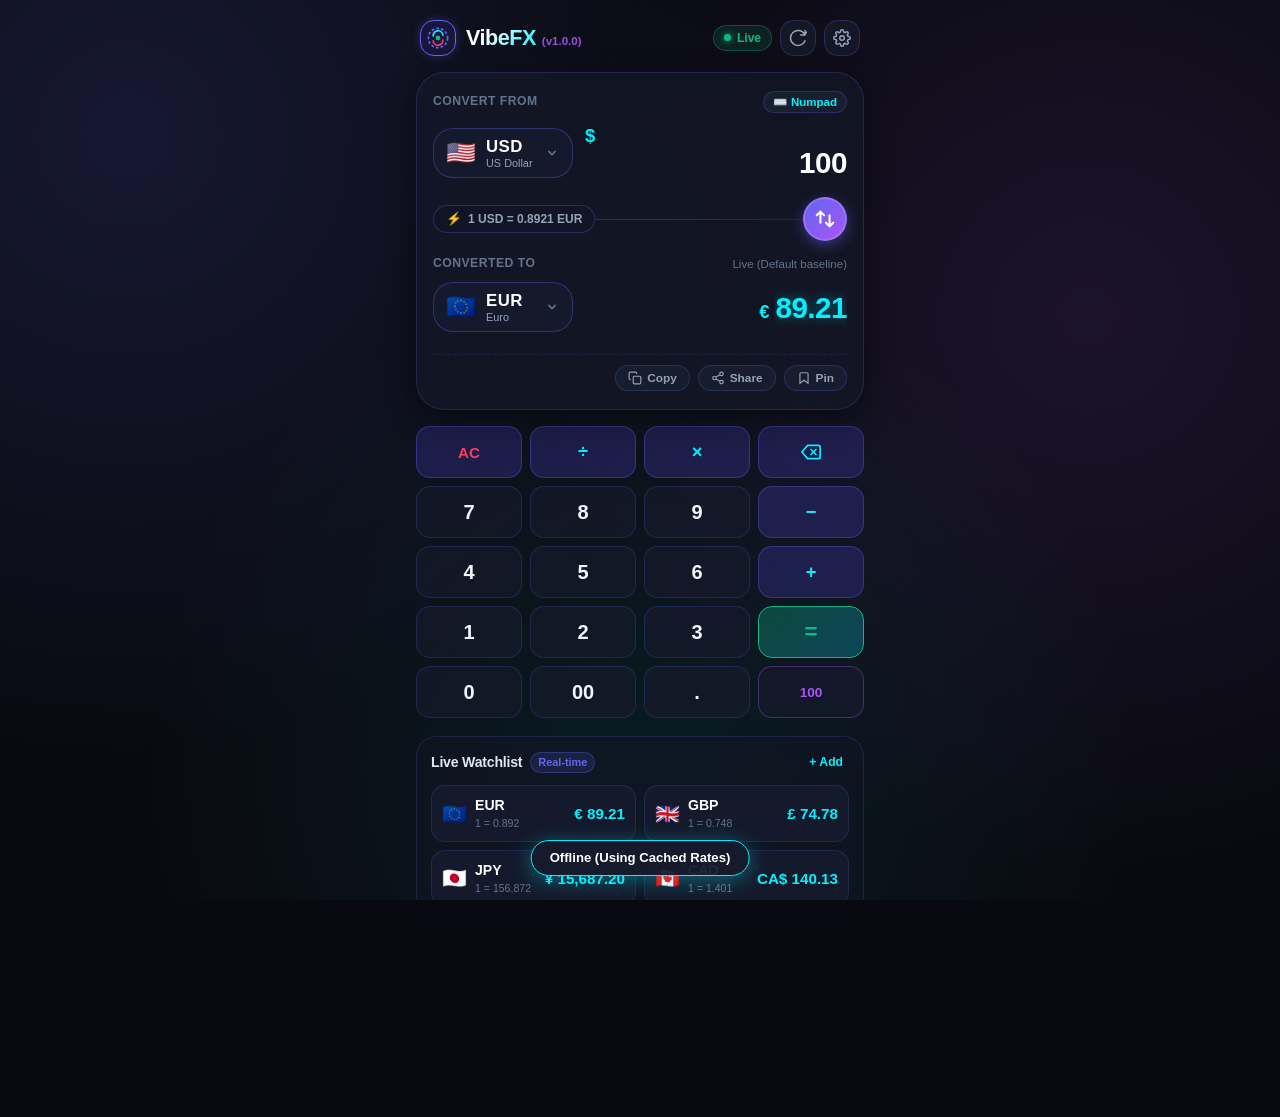
<file: index.html>
<!DOCTYPE html>
<html lang="en">
<head>
  <meta charset="UTF-8">
  <title>VibeFX Currency Converter (v1.0.0)</title>
  
  <!-- Mobile & PWA Viewport Configuration for Chrome Android -->
  <meta name="viewport" content="width=device-width, initial-scale=1.0, maximum-scale=1.0, user-scalable=no, viewport-fit=cover">
  <meta name="mobile-web-app-capable" content="yes">
  <meta name="apple-mobile-web-app-capable" content="yes">
  <meta name="apple-mobile-web-app-status-bar-style" content="black-translucent">
  <meta name="theme-color" content="#0c0e17">
  <meta name="application-name" content="VibeFX">
  <meta name="description" content="Mobile-first neon currency converter tailored for Chrome on Android with offline rates, haptics, and instant calculation.">
  
  <!-- Manifest & Icons -->
  <link rel="manifest" href="manifest.webmanifest">
  <link rel="icon" type="image/png" sizes="64x64" href="favicon.png">
  <link rel="icon" type="image/svg+xml" href="icon.svg">
  <link rel="apple-touch-icon" href="icon-192.png">
  
  <!-- Styles -->
  <link rel="stylesheet" href="styles.css">
</head>
<body>
  <div id="app" class="app-container">
    <!-- Top Mobile Header -->
    <header class="app-header">
      <div class="header-branding">
        <div class="logo-mark">
          <svg viewBox="0 0 32 32" width="22" height="22">
            <circle cx="16" cy="16" r="14" fill="none" stroke="#6366f1" stroke-width="2.5" stroke-dasharray="4 3"/>
            <path d="M9 13 A7 7 0 0 1 23 12" fill="none" stroke="#00f2fe" stroke-width="2.5" stroke-linecap="round"/>
            <path d="M23 19 A7 7 0 0 1 9 20" fill="none" stroke="#f43f5e" stroke-width="2.5" stroke-linecap="round"/>
            <circle cx="16" cy="16" r="3.5" fill="#10b981"/>
          </svg>
        </div>
        <div class="title-wrap">
          <h1 class="brand-title">VibeFX</h1>
          <span class="version-tag">(v1.0.0)</span>
        </div>
      </div>

      <div class="header-actions">
        <!-- Live / Offline Status Pill -->
        <div id="connection-pill" class="status-pill online" title="Status">
          <span class="status-dot"></span>
          <span id="connection-text" class="status-text">Live</span>
        </div>

        <!-- Refresh Rates Button -->
        <button id="btn-refresh" class="icon-btn" aria-label="Refresh exchange rates" title="Refresh rates">
          <svg id="refresh-icon" viewBox="0 0 24 24" width="18" height="18" fill="none" stroke="currentColor" stroke-width="2" stroke-linecap="round" stroke-linejoin="round">
            <path d="M21.5 2v6h-6M21.34 15.57a10 10 0 1 1-.57-8.38l5.67-5.67"/>
          </svg>
        </button>

        <!-- Settings Button -->
        <button id="btn-open-settings" class="icon-btn" aria-label="Settings" title="Settings">
          <svg viewBox="0 0 24 24" width="18" height="18" fill="none" stroke="currentColor" stroke-width="2" stroke-linecap="round" stroke-linejoin="round">
            <circle cx="12" cy="12" r="3"></circle>
            <path d="M19.4 15a1.65 1.65 0 0 0 .33 1.82l.06.06a2 2 0 1 1-2.83 2.83l-.06-.06a1.65 1.65 0 0 0-1.82-.33 1.65 1.65 0 0 0-1 1.51V21a2 2 0 1 1-4 0v-.09A1.65 1.65 0 0 0 9 19.4a1.65 1.65 0 0 0-1.82.33l-.06.06a2 2 0 1 1-2.83-2.83l.06-.06a1.65 1.65 0 0 0 .33-1.82 1.65 1.65 0 0 0-1.51-1H3a2 2 0 1 1 0-4h.09A1.65 1.65 0 0 0 4.6 9a1.65 1.65 0 0 0-.33-1.82l-.06-.06a2 2 0 1 1 2.83-2.83l.06.06a1.65 1.65 0 0 0 1.82.33H9a1.65 1.65 0 0 0 1-1.51V3a2 2 0 1 1 4 0v.09a1.65 1.65 0 0 0 1 1.51 1.65 1.65 0 0 0 1.82-.33l.06-.06a2 2 0 1 1 2.83 2.83l-.06.06a1.65 1.65 0 0 0-.33 1.82V9a1.65 1.65 0 0 0 1.51 1H21a2 2 0 1 1 0 4h-.09a1.65 1.65 0 0 0-1.51 1z"></path>
          </svg>
        </button>
      </div>
    </header>

    <!-- Chrome Android PWA Install Banner (auto triggers on beforeinstallprompt) -->
    <div id="pwa-install-banner" class="install-banner hidden">
      <div class="banner-icon">📲</div>
      <div class="banner-body">
        <div class="banner-title">Install on Android</div>
        <div class="banner-desc">Add VibeFX to Home Screen for fast offline conversion!</div>
      </div>
      <button id="btn-install-pwa" class="btn-install">Install</button>
      <button id="btn-dismiss-install" class="btn-dismiss-banner" aria-label="Dismiss banner">✕</button>
    </div>

    <!-- Main Converter Scroll Area -->
    <main class="main-content">
      <!-- Primary Conversion Glass Card -->
      <section class="converter-card" aria-label="Currency Converter">
        <!-- FROM CURRENCY ROW -->
        <div class="currency-row source-row" id="row-from">
          <div class="row-header">
            <span class="row-label">Convert From</span>
            <div class="input-mode-toggle" id="mode-toggle-wrap">
              <button id="btn-toggle-keyboard" class="mode-pill active" title="Toggle between on-screen numpad and Android keyboard">
                <span id="keypad-mode-icon">⌨️</span>
                <span id="keypad-mode-label">Numpad</span>
              </button>
            </div>
          </div>

          <div class="currency-row-body">
            <!-- Currency Selector Trigger Button -->
            <button id="btn-select-from" class="currency-selector-btn" aria-haspopup="dialog" aria-label="Select source currency">
              <span id="from-flag" class="flag-icon">🇺🇸</span>
              <div class="code-wrap">
                <span id="from-code" class="currency-code">USD</span>
                <span id="from-name" class="currency-subname">US Dollar</span>
              </div>
              <svg class="chevron-down" viewBox="0 0 20 20" width="16" height="16" fill="currentColor">
                <path fill-rule="evenodd" d="M5.293 7.293a1 1 0 011.414 0L10 10.586l3.293-3.293a1 1 0 111.414 1.414l-4 4a1 1 0 01-1.414 0l-4-4a1 1 0 010-1.414z" clip-rule="evenodd" />
              </svg>
            </button>

            <!-- Amount Input Display / Native Input -->
            <div class="amount-input-box">
              <span id="from-symbol" class="currency-symbol">$</span>
              <input 
                id="amount-native-input" 
                type="text" 
                inputmode="decimal" 
                pattern="[0-9]*[.,]?[0-9]*" 
                class="native-input hidden" 
                placeholder="0.00"
                value="100"
                autocomplete="off"
              >
              <div id="amount-keypad-display" class="keypad-display">
                <div id="math-expression-tape" class="expression-tape"></div>
                <div id="display-number" class="display-number">100</div>
              </div>
            </div>
          </div>
        </div>

        <!-- SWAP & RATE DIVIDER ROW -->
        <div class="exchange-divider">
          <div class="rate-indicator-pill" id="rate-toggle" title="Click to invert rate view">
            <span class="rate-dot">⚡</span>
            <span id="rate-ratio-text">1 USD = 0.9245 EUR</span>
          </div>

          <button id="btn-swap-currencies" class="swap-fab" aria-label="Swap source and target currencies" title="Swap currencies">
            <svg id="swap-icon" viewBox="0 0 24 24" width="22" height="22" fill="none" stroke="currentColor" stroke-width="2.3" stroke-linecap="round" stroke-linejoin="round">
              <path d="M7 16V4m0 0L3 8m4-4l4 4m6 0v12m0 0l4-4m-4 4l-4-4"/>
            </svg>
          </button>
        </div>

        <!-- TO CURRENCY ROW -->
        <div class="currency-row target-row" id="row-to">
          <div class="row-header">
            <span class="row-label">Converted To</span>
            <span id="last-updated-hint" class="rate-timestamp">Live Rate</span>
          </div>

          <div class="currency-row-body">
            <!-- Currency Selector Trigger Button -->
            <button id="btn-select-to" class="currency-selector-btn" aria-haspopup="dialog" aria-label="Select target currency">
              <span id="to-flag" class="flag-icon">🇪🇺</span>
              <div class="code-wrap">
                <span id="to-code" class="currency-code">EUR</span>
                <span id="to-name" class="currency-subname">Euro</span>
              </div>
              <svg class="chevron-down" viewBox="0 0 20 20" width="16" height="16" fill="currentColor">
                <path fill-rule="evenodd" d="M5.293 7.293a1 1 0 011.414 0L10 10.586l3.293-3.293a1 1 0 111.414 1.414l-4 4a1 1 0 01-1.414 0l-4-4a1 1 0 010-1.414z" clip-rule="evenodd" />
              </svg>
            </button>

            <!-- Result Box -->
            <div class="result-display-box" id="result-box" title="Tap to copy result">
              <span id="to-symbol" class="currency-symbol">€</span>
              <div id="converted-result" class="result-number">92.45</div>
            </div>
          </div>

          <!-- Bottom Action Buttons for Target Row (Copy, Share, Save) -->
          <div class="conversion-actions-bar">
            <button id="btn-copy-result" class="action-chip" title="Copy result to clipboard">
              <svg viewBox="0 0 24 24" width="14" height="14" fill="none" stroke="currentColor" stroke-width="2">
                <rect x="9" y="9" width="13" height="13" rx="2" ry="2"></rect>
                <path d="M5 15H4a2 2 0 0 1-2-2V4a2 2 0 0 1 2-2h9a2 2 0 0 1 2 2v1"></path>
              </svg>
              <span>Copy</span>
            </button>

            <button id="btn-share-result" class="action-chip" title="Share via Android Share Sheet">
              <svg viewBox="0 0 24 24" width="14" height="14" fill="none" stroke="currentColor" stroke-width="2">
                <circle cx="18" cy="5" r="3"></circle>
                <circle cx="6" cy="12" r="3"></circle>
                <circle cx="18" cy="19" r="3"></circle>
                <line x1="8.59" y1="13.51" x2="15.42" y2="17.49"></line>
                <line x1="15.41" y1="6.51" x2="8.59" y2="10.49"></line>
              </svg>
              <span>Share</span>
            </button>

            <button id="btn-save-conversion" class="action-chip" title="Save to History Tape">
              <svg viewBox="0 0 24 24" width="14" height="14" fill="none" stroke="currentColor" stroke-width="2">
                <path d="M19 21l-7-5-7 5V5a2 2 0 0 1 2-2h10a2 2 0 0 1 2 2z"></path>
              </svg>
              <span>Pin</span>
            </button>
          </div>
        </div>
      </section>

      <!-- ON-SCREEN MOBILE TACTILE KEYPAD (Thumb-friendly with math calculations!) -->
      <section id="tactile-numpad-container" class="keypad-section">
        <div class="numpad-grid">
          <!-- Row 1 -->
          <button class="numpad-btn key-op" data-key="clear" aria-label="All Clear">AC</button>
          <button class="numpad-btn key-op" data-key="/" aria-label="Divide">÷</button>
          <button class="numpad-btn key-op" data-key="*" aria-label="Multiply">×</button>
          <button class="numpad-btn key-op key-backspace" data-key="backspace" aria-label="Backspace">
            <svg viewBox="0 0 24 24" width="20" height="20" fill="none" stroke="currentColor" stroke-width="2" stroke-linecap="round" stroke-linejoin="round">
              <path d="M21 4H8l-7 8 7 8h13a2 2 0 0 0 2-2V6a2 2 0 0 0-2-2z"></path>
              <line x1="18" y1="9" x2="12" y2="15"></line>
              <line x1="12" y1="9" x2="18" y2="15"></line>
            </svg>
          </button>

          <!-- Row 2 -->
          <button class="numpad-btn key-digit" data-key="7">7</button>
          <button class="numpad-btn key-digit" data-key="8">8</button>
          <button class="numpad-btn key-digit" data-key="9">9</button>
          <button class="numpad-btn key-op" data-key="-" aria-label="Subtract">−</button>

          <!-- Row 3 -->
          <button class="numpad-btn key-digit" data-key="4">4</button>
          <button class="numpad-btn key-digit" data-key="5">5</button>
          <button class="numpad-btn key-digit" data-key="6">6</button>
          <button class="numpad-btn key-op" data-key="+" aria-label="Add">+</button>

          <!-- Row 4 -->
          <button class="numpad-btn key-digit" data-key="1">1</button>
          <button class="numpad-btn key-digit" data-key="2">2</button>
          <button class="numpad-btn key-digit" data-key="3">3</button>
          <button class="numpad-btn key-op key-equals" data-key="=" aria-label="Calculate">=</button>

          <!-- Row 5 -->
          <button class="numpad-btn key-digit key-zero" data-key="0">0</button>
          <button class="numpad-btn key-digit" data-key="00">00</button>
          <button class="numpad-btn key-digit" data-key=".">.</button>
          <button class="numpad-btn key-action" data-key="quick-max" id="btn-quick-100" title="Quick 100">100</button>
        </div>
      </section>

      <!-- MULTI-CURRENCY WATCHLIST / PORTFOLIO -->
      <section class="section-card watchlist-section">
        <div class="section-header">
          <div class="section-title-wrap">
            <h2 class="section-title">Live Watchlist</h2>
            <span class="section-badge">Real-time</span>
          </div>
          <button id="btn-edit-watchlist" class="btn-text-action" aria-label="Customize Watchlist">+ Add</button>
        </div>

        <div id="watchlist-grid" class="watchlist-grid">
          <!-- Dynamically populated via JS -->
        </div>
      </section>

      <!-- RECENT CONVERSIONS / HISTORY TAPE -->
      <section class="section-card history-section">
        <div class="section-header">
          <div class="section-title-wrap">
            <h2 class="section-title">Recent History</h2>
            <span id="history-count" class="section-badge">0</span>
          </div>
          <button id="btn-clear-history" class="btn-text-action danger" aria-label="Clear history">Clear</button>
        </div>

        <div id="history-list" class="history-list">
          <div class="empty-state-card">
            <span>No saved conversions yet. Tap the pin or convert to track your exchanges.</span>
          </div>
        </div>
      </section>
    </main>

    <!-- CURRENCY SELECTION MODAL (Bottom Sheet / Fullscreen Drawer) -->
    <div id="currency-modal" class="modal-overlay hidden" role="dialog" aria-modal="true" aria-labelledby="modal-title">
      <div class="modal-sheet">
        <div class="sheet-drag-handle"></div>

        <div class="modal-header">
          <h2 id="modal-title" class="modal-title">Select Currency</h2>
          <button id="btn-close-modal" class="btn-close-modal" aria-label="Close currency selector">✕</button>
        </div>

        <!-- Search Bar with instant filter -->
        <div class="search-box-wrap">
          <svg class="search-icon" viewBox="0 0 24 24" width="18" height="18" fill="none" stroke="currentColor" stroke-width="2">
            <circle cx="11" cy="11" r="8"></circle>
            <line x1="21" y1="21" x2="16.65" y2="16.65"></line>
          </svg>
          <input 
            type="search" 
            id="currency-search-input" 
            class="currency-search-input" 
            placeholder="Search code, currency, or country (e.g. JPY, Yen, Japan)..."
            autocomplete="off"
            autocorrect="off"
            autocapitalize="off"
            spellcheck="false"
          >
          <button id="btn-clear-search" class="clear-search-btn hidden">✕</button>
        </div>

        <!-- Category Filter Tabs -->
        <div class="filter-chips-scroller">
          <button class="filter-chip active" data-filter="all">All (160+)</button>
          <button class="filter-chip" data-filter="popular">Popular</button>
          <button class="filter-chip" data-filter="americas">Americas</button>
          <button class="filter-chip" data-filter="europe">Europe</button>
          <button class="filter-chip" data-filter="asia">Asia-Pacific</button>
          <button class="filter-chip" data-filter="middle-east">Middle East</button>
          <button class="filter-chip" data-filter="africa">Africa</button>
          <button class="filter-chip" data-filter="crypto">Crypto</button>
        </div>

        <!-- Scrollable Currency List -->
        <div id="modal-currency-list" class="currency-scroll-list" role="listbox">
          <!-- Populated by JS -->
        </div>
      </div>
    </div>

    <!-- SETTINGS MODAL -->
    <div id="settings-modal" class="modal-overlay hidden" role="dialog" aria-modal="true" aria-labelledby="settings-title">
      <div class="modal-sheet">
        <div class="sheet-drag-handle"></div>

        <div class="modal-header">
          <h2 id="settings-title" class="modal-title">Preferences & Tools</h2>
          <button id="btn-close-settings" class="btn-close-modal" aria-label="Close settings">✕</button>
        </div>

        <div class="settings-content">
          <!-- Decimals Selection -->
          <div class="setting-item">
            <div class="setting-info">
              <span class="setting-name">Decimal Precision</span>
              <span class="setting-desc">Number of decimal places displayed</span>
            </div>
            <select id="select-decimals" class="setting-select">
              <option value="2">2 Decimals (Standard)</option>
              <option value="3">3 Decimals</option>
              <option value="4">4 Decimals (Forex)</option>
            </select>
          </div>

          <!-- Vibration Haptics Toggle -->
          <div class="setting-item">
            <div class="setting-info">
              <span class="setting-name">Haptic Vibration</span>
              <span class="setting-desc">Tactile clicks on Android touch</span>
            </div>
            <label class="toggle-switch">
              <input type="checkbox" id="toggle-haptics" checked>
              <span class="toggle-slider"></span>
            </label>
          </div>

          <!-- Force Rates Update -->
          <div class="setting-item">
            <div class="setting-info">
              <span class="setting-name">Live Rates Feed</span>
              <span id="settings-rate-info" class="setting-desc">Source: open.er-api.com (160+ pairs)</span>
            </div>
            <button id="btn-settings-update-rates" class="btn-pill-action">Update Now</button>
          </div>

          <!-- Offline Cache Info -->
          <div class="setting-item">
            <div class="setting-info">
              <span class="setting-name">Offline Mode</span>
              <span class="setting-desc">Service Worker v1.0.0 active</span>
            </div>
            <span class="badge-success">Ready Offline</span>
          </div>

          <!-- About / Version -->
          <div class="about-box">
            <div class="about-brand">VibeFX Currency Converter (v1.0.0)</div>
            <div class="about-sub">Mobile-First Progressive Web App for Chrome Android</div>
            <div class="about-credits">ChillVibez Studios &bull; Real-time CORS Exchange Feed</div>
          </div>
        </div>
      </div>
    </div>

    <!-- TOAST NOTIFICATION CONTAINER -->
    <div id="toast" class="toast hidden" role="status" aria-live="polite">
      <span id="toast-message">Copied to clipboard!</span>
    </div>
  </div>

  <!-- Scripts -->
  <script type="module" src="app.js"></script>
</body>
</html>
</file>
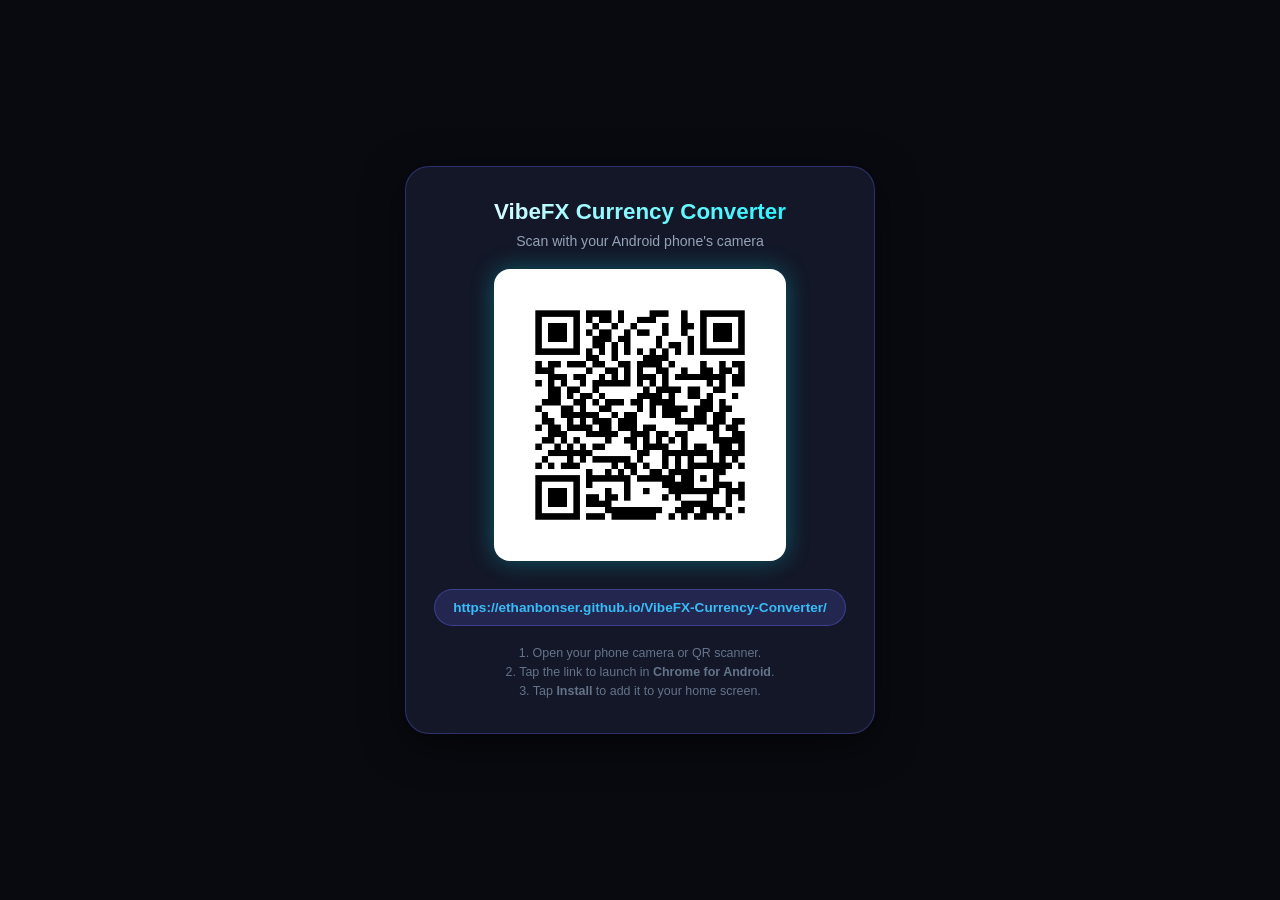
<file: qr.html>
<!DOCTYPE html>
<html lang="en">
<head>
  <meta charset="UTF-8">
  <title>VibeFX (v1.0.0) - Scan with Android Chrome</title>
  <meta name="viewport" content="width=device-width, initial-scale=1.0">
  <style>
    body {
      margin: 0;
      min-height: 100vh;
      display: flex;
      flex-direction: column;
      align-items: center;
      justify-content: center;
      background: #090a10;
      color: #f8fafc;
      font-family: -apple-system, BlinkMacSystemFont, "Segoe UI", Roboto, sans-serif;
      text-align: center;
      padding: 20px;
      box-sizing: border-box;
    }
    .card {
      background: rgba(22, 27, 44, 0.85);
      border: 1px solid rgba(99, 102, 241, 0.35);
      border-radius: 24px;
      padding: 32px 28px;
      max-width: 420px;
      box-shadow: 0 10px 40px rgba(0, 0, 0, 0.6);
    }
    h1 {
      font-size: 1.4rem;
      margin: 0 0 8px 0;
      background: linear-gradient(135deg, #fff, #00f2fe);
      -webkit-background-clip: text;
      -webkit-text-fill-color: transparent;
    }
    p {
      color: #94a3b8;
      font-size: 0.88rem;
      margin: 0 0 20px 0;
    }
    .qr-frame {
      background: #ffffff;
      padding: 16px;
      border-radius: 16px;
      display: inline-block;
      box-shadow: 0 0 25px rgba(0, 242, 254, 0.3);
    }
    img {
      display: block;
      width: 260px;
      height: 260px;
    }
    .link-pill {
      display: inline-block;
      margin-top: 24px;
      padding: 10px 18px;
      background: rgba(99, 102, 241, 0.2);
      border: 1px solid rgba(99, 102, 241, 0.4);
      border-radius: 9999px;
      color: #38bdf8;
      text-decoration: none;
      font-weight: 600;
      font-size: 0.85rem;
      word-break: break-all;
    }
    .link-pill:hover {
      background: rgba(99, 102, 241, 0.35);
      color: #fff;
    }
    .instructions {
      margin-top: 18px;
      font-size: 0.78rem;
      color: #64748b;
      line-height: 1.5;
    }
  </style>
</head>
<body>
  <div class="card">
    <h1>VibeFX Currency Converter</h1>
    <p>Scan with your Android phone's camera</p>
    <div class="qr-frame">
      <img src="qr-code.png" alt="Scan to open VibeFX Currency Converter">
    </div>
    <br>
    <a href="https://ethanbonser.github.io/VibeFX-Currency-Converter/" target="_blank" class="link-pill">
      https://ethanbonser.github.io/VibeFX-Currency-Converter/
    </a>
    <div class="instructions">
      1. Open your phone camera or QR scanner.<br>
      2. Tap the link to launch in <strong>Chrome for Android</strong>.<br>
      3. Tap <strong>Install</strong> to add it to your home screen.
    </div>
  </div>
</body>
</html>
</file>
<file: styles.css>
/**
 * VibeFX Currency Converter (v1.0.0)
 * Cozy / Neon Mobile-First Stylesheet for Chrome on Android.
 */

/* ==========================================================================
   Design Tokens & CSS Variables
   ========================================================================== */
:root {
  --bg-core: #090a10;
  --bg-surface: #121420;
  --bg-card: rgba(20, 24, 39, 0.78);
  --bg-card-hover: rgba(28, 33, 56, 0.9);
  --bg-card-border: rgba(99, 102, 241, 0.22);
  --bg-card-border-active: rgba(0, 242, 254, 0.5);

  --neon-cyan: #00f2fe;
  --neon-blue: #38bdf8;
  --neon-purple: #a855f7;
  --neon-indigo: #6366f1;
  --neon-pink: #ec4899;
  --neon-rose: #f43f5e;
  --neon-emerald: #10b981;
  --neon-amber: #f59e0b;

  --text-primary: #f8fafc;
  --text-secondary: #94a3b8;
  --text-muted: #64748b;
  --text-accent: #38bdf8;

  --font-family: -apple-system, BlinkMacSystemFont, "Segoe UI", Roboto, "Helvetica Neue", Arial, sans-serif;
  --radius-sm: 8px;
  --radius-md: 14px;
  --radius-lg: 20px;
  --radius-xl: 28px;
  --radius-full: 9999px;

  --shadow-neon-cyan: 0 0 15px rgba(0, 242, 254, 0.35);
  --shadow-neon-purple: 0 0 15px rgba(168, 85, 247, 0.35);
  --shadow-neon-pink: 0 0 15px rgba(236, 72, 153, 0.35);
  --shadow-card: 0 8px 30px rgba(0, 0, 0, 0.45);

  --safe-top: env(safe-area-inset-top, 0px);
  --safe-bottom: env(safe-area-inset-bottom, 0px);
}

/* ==========================================================================
   Reset & Mobile Base Rules
   ========================================================================== */
*, *::before, *::after {
  box-sizing: border-box;
  margin: 0;
  padding: 0;
  -webkit-tap-highlight-color: transparent;
}

html, body {
  width: 100%;
  height: 100%;
  background-color: var(--bg-core);
  color: var(--text-primary);
  font-family: var(--font-family);
  font-size: 16px;
  line-height: 1.4;
  overflow-x: hidden;
  overscroll-behavior-y: contain;
  -webkit-font-smoothing: antialiased;
}

/* Ambient Cozy Neon Background Gradients */
body {
  background: 
    radial-gradient(circle at 10% 15%, rgba(99, 102, 241, 0.15) 0%, transparent 45%),
    radial-gradient(circle at 85% 35%, rgba(168, 85, 247, 0.12) 0%, transparent 45%),
    radial-gradient(circle at 50% 85%, rgba(0, 242, 254, 0.08) 0%, transparent 50%),
    #090a10;
  background-attachment: fixed;
  display: flex;
  justify-content: center;
}

/* ==========================================================================
   App Container Layout
   ========================================================================== */
.app-container {
  width: 100%;
  max-width: 480px;
  min-height: 100vh;
  display: flex;
  flex-direction: column;
  padding: calc(var(--safe-top) + 12px) 16px calc(var(--safe-bottom) + 20px) 16px;
  position: relative;
}

/* ==========================================================================
   Top Header & Status Badges
   ========================================================================== */
.app-header {
  display: flex;
  align-items: center;
  justify-content: space-between;
  padding: 8px 4px 16px 4px;
}

.header-branding {
  display: flex;
  align-items: center;
  gap: 10px;
}

.logo-mark {
  display: flex;
  align-items: center;
  justify-content: center;
  width: 36px;
  height: 36px;
  background: rgba(30, 27, 75, 0.6);
  border: 1px solid var(--neon-indigo);
  border-radius: var(--radius-md);
  box-shadow: 0 0 10px rgba(99, 102, 241, 0.3);
}

.title-wrap {
  display: flex;
  align-items: baseline;
  gap: 6px;
}

.brand-title {
  font-size: 1.35rem;
  font-weight: 800;
  letter-spacing: -0.5px;
  background: linear-gradient(135deg, #ffffff 30%, var(--neon-cyan) 100%);
  -webkit-background-clip: text;
  -webkit-text-fill-color: transparent;
}

.version-tag {
  font-size: 0.72rem;
  font-weight: 600;
  color: var(--neon-purple);
  opacity: 0.9;
}

.header-actions {
  display: flex;
  align-items: center;
  gap: 8px;
}

/* Status Pill */
.status-pill {
  display: flex;
  align-items: center;
  gap: 6px;
  padding: 4px 10px;
  border-radius: var(--radius-full);
  font-size: 0.75rem;
  font-weight: 600;
  background: rgba(16, 185, 129, 0.12);
  border: 1px solid rgba(16, 185, 129, 0.3);
  color: var(--neon-emerald);
}

.status-dot {
  width: 7px;
  height: 7px;
  border-radius: 50%;
  background: var(--neon-emerald);
  box-shadow: 0 0 6px var(--neon-emerald);
  animation: pulse-dot 2s infinite ease-in-out;
}

.status-pill.offline {
  background: rgba(245, 158, 11, 0.12);
  border-color: rgba(245, 158, 11, 0.35);
  color: var(--neon-amber);
}

.status-pill.offline .status-dot {
  background: var(--neon-amber);
  box-shadow: 0 0 6px var(--neon-amber);
  animation: none;
}

@keyframes pulse-dot {
  0%, 100% { opacity: 1; transform: scale(1); }
  50% { opacity: 0.4; transform: scale(0.85); }
}

/* Header Icon Buttons */
.icon-btn {
  display: flex;
  align-items: center;
  justify-content: center;
  width: 36px;
  height: 36px;
  background: rgba(30, 41, 59, 0.4);
  border: 1px solid rgba(99, 102, 241, 0.25);
  border-radius: var(--radius-md);
  color: var(--text-secondary);
  cursor: pointer;
  touch-action: manipulation;
  transition: all 0.18s ease;
}

.icon-btn:active {
  transform: scale(0.92);
  border-color: var(--neon-cyan);
  color: var(--neon-cyan);
}

.icon-btn.rotating svg {
  animation: spin 0.8s linear infinite;
}

@keyframes spin {
  100% { transform: rotate(360deg); }
}

/* ==========================================================================
   Install PWA Banner (Chrome Android)
   ========================================================================== */
.install-banner {
  display: flex;
  align-items: center;
  gap: 12px;
  background: linear-gradient(135deg, rgba(99, 102, 241, 0.22), rgba(168, 85, 247, 0.18));
  border: 1px solid rgba(168, 85, 247, 0.4);
  border-radius: var(--radius-md);
  padding: 10px 14px;
  margin-bottom: 14px;
  box-shadow: 0 4px 15px rgba(0, 0, 0, 0.3);
  animation: slide-down 0.3s ease-out;
}

.banner-icon {
  font-size: 1.4rem;
}

.banner-body {
  flex: 1;
}

.banner-title {
  font-size: 0.82rem;
  font-weight: 700;
  color: #fff;
}

.banner-desc {
  font-size: 0.72rem;
  color: var(--text-secondary);
}

.btn-install {
  background: linear-gradient(135deg, var(--neon-cyan), var(--neon-blue));
  border: none;
  border-radius: var(--radius-sm);
  color: #0b0d17;
  font-weight: 700;
  font-size: 0.76rem;
  padding: 6px 12px;
  cursor: pointer;
}

.btn-install:active {
  transform: scale(0.94);
}

.btn-dismiss-banner {
  background: transparent;
  border: none;
  color: var(--text-muted);
  font-size: 0.9rem;
  padding: 4px;
  cursor: pointer;
}

/* ==========================================================================
   Primary Converter Glass Card
   ========================================================================== */
.converter-card {
  background: var(--bg-card);
  backdrop-filter: blur(16px);
  -webkit-backdrop-filter: blur(16px);
  border: 1px solid var(--bg-card-border);
  border-radius: var(--radius-xl);
  padding: 18px 16px;
  box-shadow: var(--shadow-card);
  position: relative;
  overflow: visible;
}

/* Currency Row (From & To) */
.currency-row {
  display: flex;
  flex-direction: column;
  gap: 10px;
}

.row-header {
  display: flex;
  align-items: center;
  justify-content: space-between;
}

.row-label {
  font-size: 0.76rem;
  font-weight: 600;
  letter-spacing: 0.5px;
  text-transform: uppercase;
  color: var(--text-muted);
}

.mode-pill {
  display: flex;
  align-items: center;
  gap: 4px;
  background: rgba(30, 41, 59, 0.5);
  border: 1px solid rgba(99, 102, 241, 0.25);
  border-radius: var(--radius-full);
  color: var(--neon-cyan);
  font-size: 0.72rem;
  font-weight: 600;
  padding: 3px 9px;
  cursor: pointer;
  touch-action: manipulation;
}

.mode-pill:active {
  transform: scale(0.94);
  background: rgba(99, 102, 241, 0.25);
}

.currency-row-body {
  display: flex;
  align-items: center;
  justify-content: space-between;
  gap: 12px;
}

/* Currency Selector Button */
.currency-selector-btn {
  display: flex;
  align-items: center;
  gap: 10px;
  background: rgba(22, 28, 48, 0.85);
  border: 1px solid rgba(99, 102, 241, 0.35);
  border-radius: var(--radius-lg);
  padding: 8px 12px;
  color: #fff;
  cursor: pointer;
  min-width: 140px;
  touch-action: manipulation;
  transition: all 0.18s ease;
}

.currency-selector-btn:active {
  transform: scale(0.96);
  border-color: var(--neon-cyan);
  box-shadow: var(--shadow-neon-cyan);
}

.flag-icon {
  font-size: 1.5rem;
  line-height: 1;
}

.code-wrap {
  display: flex;
  flex-direction: column;
  text-align: left;
}

.currency-code {
  font-size: 1.05rem;
  font-weight: 800;
  letter-spacing: 0.5px;
}

.currency-subname {
  font-size: 0.68rem;
  color: var(--text-secondary);
  white-space: nowrap;
  max-width: 80px;
  overflow: hidden;
  text-overflow: ellipsis;
}

.chevron-down {
  margin-left: auto;
  color: var(--text-muted);
}

/* Amount Input Box */
.amount-input-box,
.result-display-box {
  flex: 1;
  display: flex;
  align-items: baseline;
  justify-content: flex-end;
  gap: 6px;
  text-align: right;
  overflow: hidden;
}

.currency-symbol {
  font-size: 1.15rem;
  font-weight: 600;
  color: var(--neon-cyan);
}

.native-input {
  width: 100%;
  background: transparent;
  border: none;
  outline: none;
  color: #fff;
  font-size: 1.85rem;
  font-weight: 800;
  text-align: right;
  font-family: inherit;
}

.keypad-display {
  display: flex;
  flex-direction: column;
  align-items: flex-end;
  width: 100%;
  overflow: hidden;
}

.expression-tape {
  font-size: 0.76rem;
  color: var(--neon-cyan);
  min-height: 16px;
  font-weight: 600;
  letter-spacing: 0.5px;
  opacity: 0.85;
  white-space: nowrap;
  overflow: hidden;
  text-overflow: ellipsis;
  max-width: 180px;
}

.display-number {
  font-size: 1.85rem;
  font-weight: 800;
  letter-spacing: -0.5px;
  color: #fff;
  white-space: nowrap;
  overflow: hidden;
  text-overflow: ellipsis;
  max-width: 100%;
}

.result-number {
  font-size: 1.85rem;
  font-weight: 800;
  letter-spacing: -0.5px;
  color: var(--neon-cyan);
  text-shadow: 0 0 12px rgba(0, 242, 254, 0.4);
  white-space: nowrap;
  overflow: hidden;
  text-overflow: ellipsis;
  max-width: 100%;
}

.rate-timestamp {
  font-size: 0.72rem;
  color: var(--text-muted);
}

/* ==========================================================================
   Exchange Rate Divider & Floating Swap Button
   ========================================================================== */
.exchange-divider {
  display: flex;
  align-items: center;
  justify-content: space-between;
  margin: 14px 0;
  position: relative;
}

.exchange-divider::before {
  content: "";
  position: absolute;
  left: 0;
  right: 0;
  top: 50%;
  height: 1px;
  background: linear-gradient(90deg, rgba(99, 102, 241, 0.1), rgba(99, 102, 241, 0.35), rgba(99, 102, 241, 0.1));
  z-index: 1;
}

.rate-indicator-pill {
  position: relative;
  z-index: 2;
  display: flex;
  align-items: center;
  gap: 6px;
  background: rgba(18, 22, 38, 0.95);
  border: 1px solid rgba(99, 102, 241, 0.3);
  border-radius: var(--radius-full);
  padding: 4px 12px;
  font-size: 0.75rem;
  font-weight: 600;
  color: var(--text-secondary);
  cursor: pointer;
  touch-action: manipulation;
}

.rate-indicator-pill:active {
  color: var(--neon-cyan);
  border-color: var(--neon-cyan);
}

.rate-dot {
  font-size: 0.8rem;
}

.swap-fab {
  position: relative;
  z-index: 2;
  display: flex;
  align-items: center;
  justify-content: center;
  width: 44px;
  height: 44px;
  background: linear-gradient(135deg, var(--neon-indigo), var(--neon-purple));
  border: 2px solid rgba(255, 255, 255, 0.15);
  border-radius: 50%;
  color: #fff;
  cursor: pointer;
  box-shadow: 0 4px 14px rgba(99, 102, 241, 0.45);
  touch-action: manipulation;
  transition: transform 0.25s cubic-bezier(0.34, 1.56, 0.64, 1);
}

.swap-fab:active {
  transform: scale(0.90) rotate(180deg);
  box-shadow: 0 0 20px rgba(168, 85, 247, 0.6);
}

.swap-fab.rotated svg {
  animation: swap-spin 0.3s ease-out;
}

@keyframes swap-spin {
  0% { transform: rotate(0deg); }
  100% { transform: rotate(180deg); }
}

/* ==========================================================================
   Conversion Action Chips (Copy, Share, Pin)
   ========================================================================== */
.conversion-actions-bar {
  display: flex;
  align-items: center;
  justify-content: flex-end;
  gap: 8px;
  margin-top: 12px;
  padding-top: 10px;
  border-top: 1px dashed rgba(99, 102, 241, 0.15);
}

.action-chip {
  display: flex;
  align-items: center;
  gap: 5px;
  background: rgba(30, 41, 59, 0.45);
  border: 1px solid rgba(99, 102, 241, 0.25);
  border-radius: var(--radius-full);
  color: var(--text-secondary);
  font-size: 0.74rem;
  font-weight: 600;
  padding: 5px 12px;
  cursor: pointer;
  touch-action: manipulation;
  transition: all 0.15s ease;
}

.action-chip:active {
  transform: scale(0.93);
  background: rgba(99, 102, 241, 0.2);
  color: var(--neon-cyan);
  border-color: var(--neon-cyan);
}

/* ==========================================================================
   On-Screen Mobile Tactile Keypad
   ========================================================================== */
.keypad-section {
  margin-top: 16px;
  transition: opacity 0.2s ease, transform 0.2s ease;
}

.numpad-grid {
  display: grid;
  grid-template-columns: repeat(4, 1fr);
  gap: 8px;
}

.numpad-btn {
  display: flex;
  align-items: center;
  justify-content: center;
  min-height: 52px;
  background: rgba(22, 27, 44, 0.7);
  border: 1px solid rgba(99, 102, 241, 0.2);
  border-radius: var(--radius-md);
  color: #fff;
  font-size: 1.25rem;
  font-weight: 700;
  cursor: pointer;
  touch-action: manipulation;
  user-select: none;
  -webkit-user-select: none;
  transition: transform 0.1s ease, background 0.15s ease, border-color 0.15s ease;
}

.numpad-btn:active {
  transform: scale(0.92);
  background: rgba(99, 102, 241, 0.35);
  border-color: var(--neon-cyan);
  box-shadow: 0 0 10px rgba(0, 242, 254, 0.3);
}

.numpad-btn.key-digit {
  color: #f1f5f9;
}

.numpad-btn.key-op {
  background: rgba(49, 46, 129, 0.45);
  border-color: rgba(99, 102, 241, 0.35);
  color: var(--neon-cyan);
  font-size: 1.15rem;
}

.numpad-btn.key-op:active {
  background: rgba(99, 102, 241, 0.5);
}

.numpad-btn[data-key="clear"] {
  color: var(--neon-rose);
  font-size: 0.95rem;
}

.numpad-btn.key-equals {
  background: linear-gradient(135deg, rgba(16, 185, 129, 0.3), rgba(6, 182, 212, 0.3));
  border-color: var(--neon-emerald);
  color: var(--neon-emerald);
  font-size: 1.4rem;
}

.numpad-btn.key-action {
  font-size: 0.85rem;
  color: var(--neon-purple);
  border-color: rgba(168, 85, 247, 0.35);
}

/* ==========================================================================
   Sections: Watchlist & History
   ========================================================================== */
.section-card {
  margin-top: 18px;
  background: rgba(18, 22, 38, 0.65);
  backdrop-filter: blur(12px);
  border: 1px solid rgba(99, 102, 241, 0.18);
  border-radius: var(--radius-lg);
  padding: 14px;
}

.section-header {
  display: flex;
  align-items: center;
  justify-content: space-between;
  margin-bottom: 12px;
}

.section-title-wrap {
  display: flex;
  align-items: center;
  gap: 8px;
}

.section-title {
  font-size: 0.88rem;
  font-weight: 700;
  color: #e2e8f0;
  letter-spacing: -0.2px;
}

.section-badge {
  font-size: 0.68rem;
  font-weight: 700;
  padding: 2px 7px;
  border-radius: var(--radius-full);
  background: rgba(99, 102, 241, 0.15);
  color: var(--neon-indigo);
  border: 1px solid rgba(99, 102, 241, 0.3);
}

.btn-text-action {
  background: transparent;
  border: none;
  color: var(--neon-cyan);
  font-size: 0.76rem;
  font-weight: 700;
  cursor: pointer;
  touch-action: manipulation;
  padding: 4px 6px;
}

.btn-text-action:active {
  opacity: 0.7;
}

.btn-text-action.danger {
  color: var(--neon-rose);
}

/* Watchlist Grid */
.watchlist-grid {
  display: grid;
  grid-template-columns: repeat(2, 1fr);
  gap: 8px;
}

.watchlist-card {
  display: flex;
  align-items: center;
  justify-content: space-between;
  background: rgba(26, 31, 52, 0.6);
  border: 1px solid rgba(99, 102, 241, 0.18);
  border-radius: var(--radius-md);
  padding: 10px;
  cursor: pointer;
  touch-action: manipulation;
  transition: all 0.15s ease;
}

.watchlist-card:active {
  transform: scale(0.96);
  border-color: var(--neon-cyan);
  background: rgba(30, 41, 70, 0.8);
}

.watchlist-left {
  display: flex;
  align-items: center;
  gap: 8px;
}

.watchlist-flag {
  font-size: 1.25rem;
}

.watchlist-info {
  display: flex;
  flex-direction: column;
}

.watchlist-code {
  font-size: 0.88rem;
  font-weight: 800;
  color: #fff;
}

.watchlist-rate {
  font-size: 0.66rem;
  color: var(--text-muted);
}

.watchlist-val {
  font-size: 0.95rem;
  font-weight: 800;
  color: var(--neon-cyan);
  text-align: right;
  max-width: 90px;
  overflow: hidden;
  text-overflow: ellipsis;
  white-space: nowrap;
}

/* History List */
.history-list {
  display: flex;
  flex-direction: column;
  gap: 6px;
  max-height: 220px;
  overflow-y: auto;
}

.history-item {
  display: flex;
  align-items: center;
  justify-content: space-between;
  background: rgba(26, 31, 52, 0.5);
  border: 1px solid rgba(99, 102, 241, 0.12);
  border-radius: var(--radius-sm);
  padding: 8px 12px;
  cursor: pointer;
  touch-action: manipulation;
  transition: background 0.15s ease;
}

.history-item:active {
  background: rgba(99, 102, 241, 0.2);
}

.history-from-to {
  display: flex;
  align-items: center;
  gap: 6px;
  font-size: 0.82rem;
  font-weight: 600;
}

.history-arrow {
  color: var(--neon-cyan);
}

.history-date {
  font-size: 0.68rem;
  color: var(--text-muted);
}

.empty-state-card {
  padding: 16px 8px;
  text-align: center;
  color: var(--text-muted);
  font-size: 0.78rem;
}

/* ==========================================================================
   Modals & Bottom Sheet Drawers (Currency Selector & Settings)
   ========================================================================== */
.modal-overlay {
  position: fixed;
  inset: 0;
  background: rgba(5, 7, 12, 0.75);
  backdrop-filter: blur(8px);
  -webkit-backdrop-filter: blur(8px);
  z-index: 100;
  display: flex;
  flex-direction: column;
  justify-content: flex-end;
  opacity: 1;
  transition: opacity 0.25s ease;
}

.modal-sheet {
  background: var(--bg-surface);
  border-top: 1px solid rgba(99, 102, 241, 0.35);
  border-radius: var(--radius-xl) var(--radius-xl) 0 0;
  padding: 12px 16px calc(var(--safe-bottom) + 16px) 16px;
  max-height: 85vh;
  display: flex;
  flex-direction: column;
  animation: sheet-slide-up 0.28s cubic-bezier(0.16, 1, 0.3, 1);
  box-shadow: 0 -10px 40px rgba(0, 0, 0, 0.7);
}

@keyframes sheet-slide-up {
  from { transform: translateY(100%); }
  to { transform: translateY(0); }
}

.sheet-drag-handle {
  width: 36px;
  height: 4px;
  background: rgba(148, 163, 184, 0.3);
  border-radius: var(--radius-full);
  margin: 0 auto 12px auto;
}

.modal-header {
  display: flex;
  align-items: center;
  justify-content: space-between;
  margin-bottom: 12px;
}

.modal-title {
  font-size: 1.1rem;
  font-weight: 800;
  color: #fff;
}

.btn-close-modal {
  display: flex;
  align-items: center;
  justify-content: center;
  width: 32px;
  height: 32px;
  background: rgba(255, 255, 255, 0.08);
  border: none;
  border-radius: 50%;
  color: var(--text-secondary);
  font-size: 1rem;
  cursor: pointer;
  touch-action: manipulation;
}

.btn-close-modal:active {
  background: rgba(255, 255, 255, 0.18);
  color: #fff;
}

/* Modal Search Box */
.search-box-wrap {
  position: relative;
  display: flex;
  align-items: center;
  margin-bottom: 12px;
}

.search-icon {
  position: absolute;
  left: 14px;
  color: var(--text-muted);
  pointer-events: none;
}

.currency-search-input {
  width: 100%;
  background: rgba(26, 31, 52, 0.8);
  border: 1px solid rgba(99, 102, 241, 0.3);
  border-radius: var(--radius-md);
  padding: 10px 38px 10px 40px;
  color: #fff;
  font-size: 0.92rem;
  outline: none;
  font-family: inherit;
  transition: border-color 0.15s ease;
}

.currency-search-input:focus {
  border-color: var(--neon-cyan);
  box-shadow: 0 0 10px rgba(0, 242, 254, 0.25);
}

.clear-search-btn {
  position: absolute;
  right: 12px;
  background: transparent;
  border: none;
  color: var(--text-muted);
  font-size: 0.85rem;
  cursor: pointer;
  padding: 4px;
}

/* Filter Chips Horizontal Scroller */
.filter-chips-scroller {
  display: flex;
  gap: 6px;
  overflow-x: auto;
  padding-bottom: 10px;
  margin-bottom: 8px;
  scrollbar-width: none;
  -webkit-overflow-scrolling: touch;
}

.filter-chips-scroller::-webkit-scrollbar {
  display: none;
}

.filter-chip {
  flex-shrink: 0;
  background: rgba(26, 31, 52, 0.6);
  border: 1px solid rgba(99, 102, 241, 0.2);
  border-radius: var(--radius-full);
  color: var(--text-secondary);
  font-size: 0.74rem;
  font-weight: 600;
  padding: 5px 12px;
  cursor: pointer;
  touch-action: manipulation;
  transition: all 0.15s ease;
}

.filter-chip.active {
  background: var(--neon-indigo);
  border-color: var(--neon-indigo);
  color: #fff;
  box-shadow: 0 0 10px rgba(99, 102, 241, 0.4);
}

/* Scrollable Currency List */
.currency-scroll-list {
  flex: 1;
  overflow-y: auto;
  display: flex;
  flex-direction: column;
  gap: 6px;
  max-height: 52vh;
  -webkit-overflow-scrolling: touch;
}

.currency-option-item {
  display: flex;
  align-items: center;
  justify-content: space-between;
  background: rgba(26, 31, 52, 0.5);
  border: 1px solid transparent;
  border-radius: var(--radius-md);
  padding: 10px 14px;
  cursor: pointer;
  touch-action: manipulation;
  transition: all 0.12s ease;
}

.currency-option-item:active {
  background: rgba(99, 102, 241, 0.25);
  border-color: var(--neon-cyan);
}

.currency-option-item.selected {
  background: rgba(99, 102, 241, 0.22);
  border-color: var(--neon-cyan);
}

.opt-left {
  display: flex;
  align-items: center;
  gap: 12px;
}

.opt-flag {
  font-size: 1.6rem;
}

.opt-details {
  display: flex;
  flex-direction: column;
}

.opt-code {
  font-size: 0.98rem;
  font-weight: 800;
  color: #fff;
}

.opt-name {
  font-size: 0.75rem;
  color: var(--text-secondary);
}

.opt-right {
  display: flex;
  flex-direction: column;
  align-items: flex-end;
}

.opt-symbol {
  font-size: 0.9rem;
  font-weight: 700;
  color: var(--neon-cyan);
}

.opt-rate {
  font-size: 0.68rem;
  color: var(--text-muted);
}

/* ==========================================================================
   Settings Modal Content
   ========================================================================== */
.settings-content {
  display: flex;
  flex-direction: column;
  gap: 14px;
  padding: 8px 0;
}

.setting-item {
  display: flex;
  align-items: center;
  justify-content: space-between;
  background: rgba(26, 31, 52, 0.5);
  border: 1px solid rgba(99, 102, 241, 0.18);
  border-radius: var(--radius-md);
  padding: 12px 14px;
}

.setting-info {
  display: flex;
  flex-direction: column;
}

.setting-name {
  font-size: 0.88rem;
  font-weight: 700;
  color: #fff;
}

.setting-desc {
  font-size: 0.72rem;
  color: var(--text-muted);
}

.setting-select {
  background: rgba(18, 22, 38, 0.95);
  border: 1px solid rgba(99, 102, 241, 0.35);
  border-radius: var(--radius-sm);
  color: #fff;
  padding: 6px 10px;
  font-size: 0.82rem;
  outline: none;
}

.btn-pill-action {
  background: var(--neon-indigo);
  border: none;
  border-radius: var(--radius-full);
  color: #fff;
  font-size: 0.76rem;
  font-weight: 700;
  padding: 6px 14px;
  cursor: pointer;
}

.badge-success {
  background: rgba(16, 185, 129, 0.15);
  border: 1px solid rgba(16, 185, 129, 0.35);
  color: var(--neon-emerald);
  font-size: 0.72rem;
  font-weight: 700;
  padding: 4px 10px;
  border-radius: var(--radius-full);
}

/* Toggle Switch */
.toggle-switch {
  position: relative;
  display: inline-block;
  width: 44px;
  height: 24px;
}

.toggle-switch input {
  opacity: 0;
  width: 0;
  height: 0;
}

.toggle-slider {
  position: absolute;
  cursor: pointer;
  inset: 0;
  background-color: rgba(71, 85, 105, 0.5);
  transition: .3s cubic-bezier(0.4, 0, 0.2, 1);
  border-radius: 24px;
}

.toggle-slider::before {
  position: absolute;
  content: "";
  height: 18px;
  width: 18px;
  left: 3px;
  bottom: 3px;
  background-color: white;
  transition: .3s cubic-bezier(0.4, 0, 0.2, 1);
  border-radius: 50%;
}

input:checked + .toggle-slider {
  background-color: var(--neon-cyan);
}

input:checked + .toggle-slider::before {
  transform: translateX(20px);
}

.about-box {
  margin-top: 8px;
  padding: 12px;
  text-align: center;
  border-top: 1px dashed rgba(99, 102, 241, 0.2);
}

.about-brand {
  font-size: 0.85rem;
  font-weight: 700;
  color: var(--text-primary);
}

.about-sub {
  font-size: 0.72rem;
  color: var(--text-secondary);
}

.about-credits {
  font-size: 0.68rem;
  color: var(--neon-purple);
  margin-top: 4px;
}

/* ==========================================================================
   Toast Notification Banner
   ========================================================================== */
.toast {
  position: fixed;
  bottom: calc(var(--safe-bottom) + 24px);
  left: 50%;
  transform: translateX(-50%);
  background: rgba(22, 27, 46, 0.95);
  border: 1px solid var(--neon-cyan);
  box-shadow: 0 4px 20px rgba(0, 242, 254, 0.35);
  border-radius: var(--radius-full);
  padding: 8px 18px;
  color: #fff;
  font-size: 0.82rem;
  font-weight: 600;
  z-index: 200;
  pointer-events: none;
  animation: toast-pop 0.25s ease-out;
}

@keyframes toast-pop {
  from { opacity: 0; transform: translate(-50%, 15px); }
  to { opacity: 1; transform: translate(-50%, 0); }
}

/* ==========================================================================
   Utility Helpers
   ========================================================================== */
.hidden {
  display: none !important;
}

@keyframes slide-down {
  from { opacity: 0; transform: translateY(-10px); }
  to { opacity: 1; transform: translateY(0); }
}
</file>
